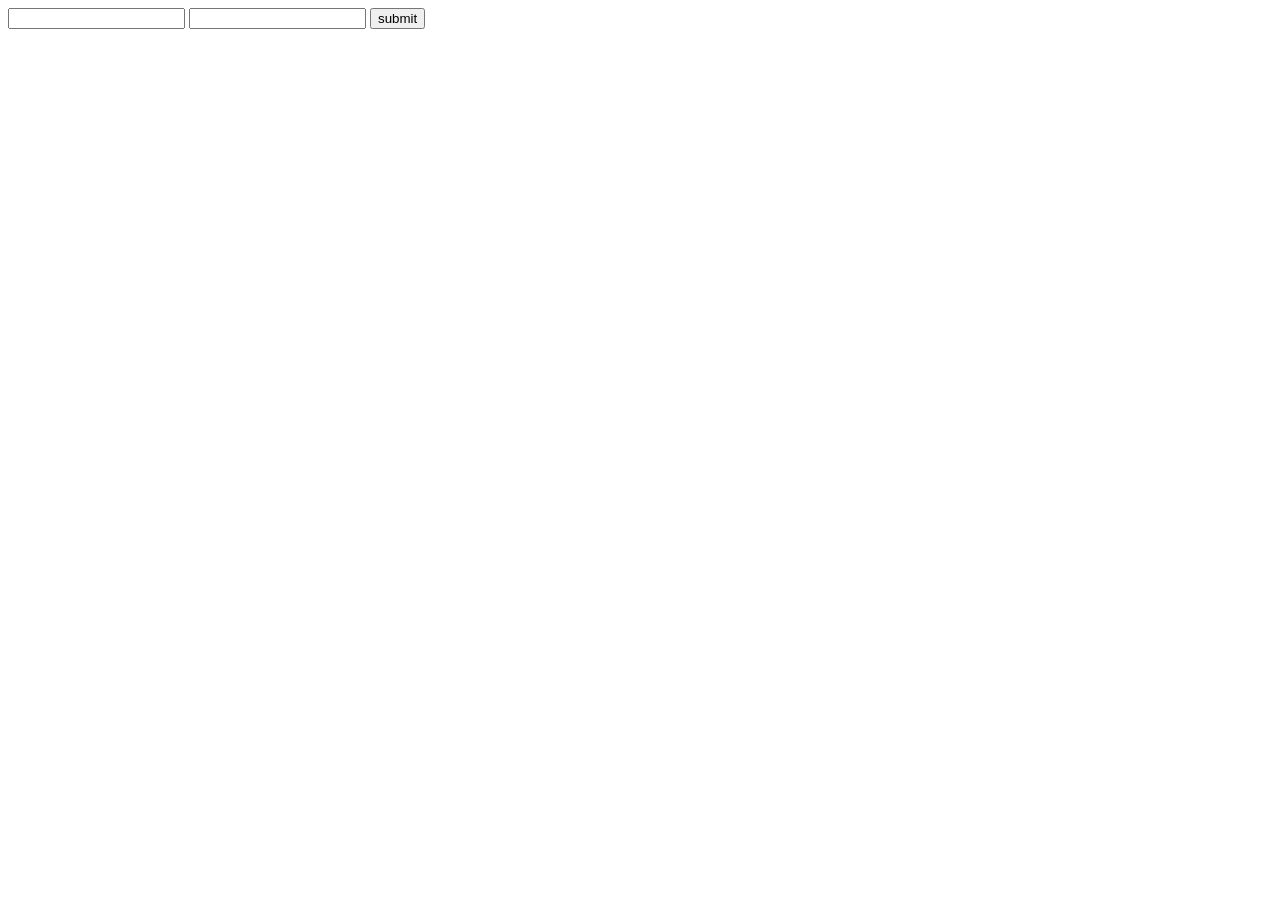
<file: 30-40/index.html>
<!DOCTYPE html>
<html lang="en">
<head>
    <meta charset="UTF-8">
    <meta name="viewport" content="width=device-width, initial-scale=1.0">
    <title>Document</title>
</head>
<body>
    
<!-- <input  type="text" id="user-input">
<button onclick="userData()">Click Me</button>

    <ul id="container">
        <li>hello</li>
        <li>hello</li>
        <li>hello</li>
    </ul>
 -->
<!--  Q23
<input type="text" id="perpendicular"  placeholder="enter prependicular"><br><br>
<input type="text" id="base" placeholder="enter base">
<button class="button" onclick="userInput()">submit</button> -->

<!-- Q24 -->
<input type="text" name="" id="string">
<input type="text" name="" id="Find">
<button onclick="find()">submit</button>


<script src="app.js"></script>    
</body>
</html>
</file>
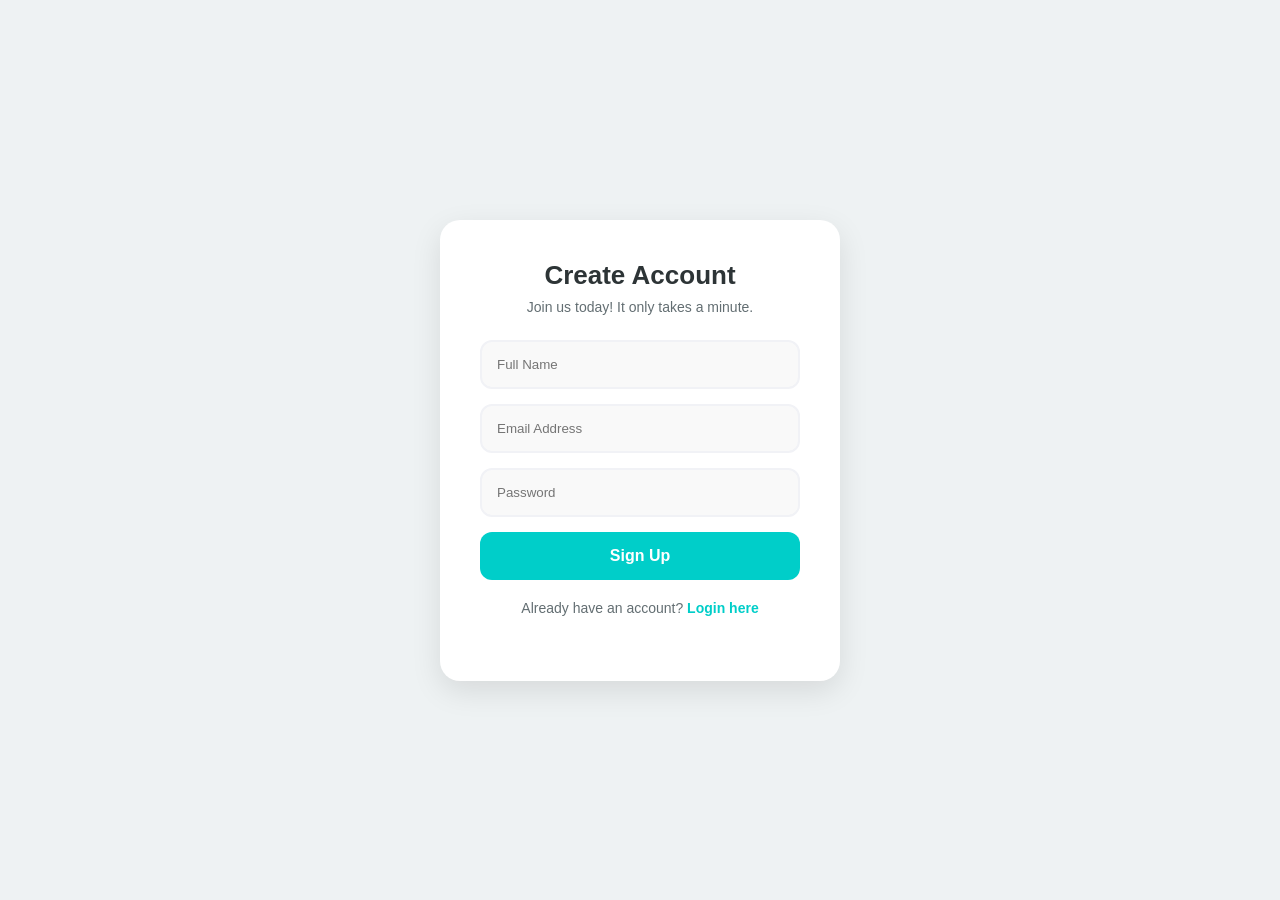
<file: Auth page/index.html>
<!DOCTYPE html>
<html lang="en">
<head>
    <meta charset="UTF-8">
    <meta name="viewport" content="width=device-width, initial-scale=1.0">
    <title>Sign Up Page</title>
    <link rel="stylesheet" href="style.css">
</head>
<body>

    <div class="main-wrapper">
        <div class="signup-card">
            <h2>Create Account</h2>
            <p>Join us today! It only takes a minute.</p>

            <div class="input-fields">
                <input type="text" id="user-name" placeholder="Full Name">
                <input type="email" id="user-email" placeholder="Email Address">
                <input type="password" id="user-pass" placeholder="Password">
            </div>

            <button class="signup-btn" onclick="registerUser()">Sign Up</button>

            <div class="footer-links">
                <p>Already have an account? <a target="_blank" href="./login.html">Login here</a></p>
            </div>
        </div>
    </div>

    <script src="app.js"></script>
</body>
</html>
</file>
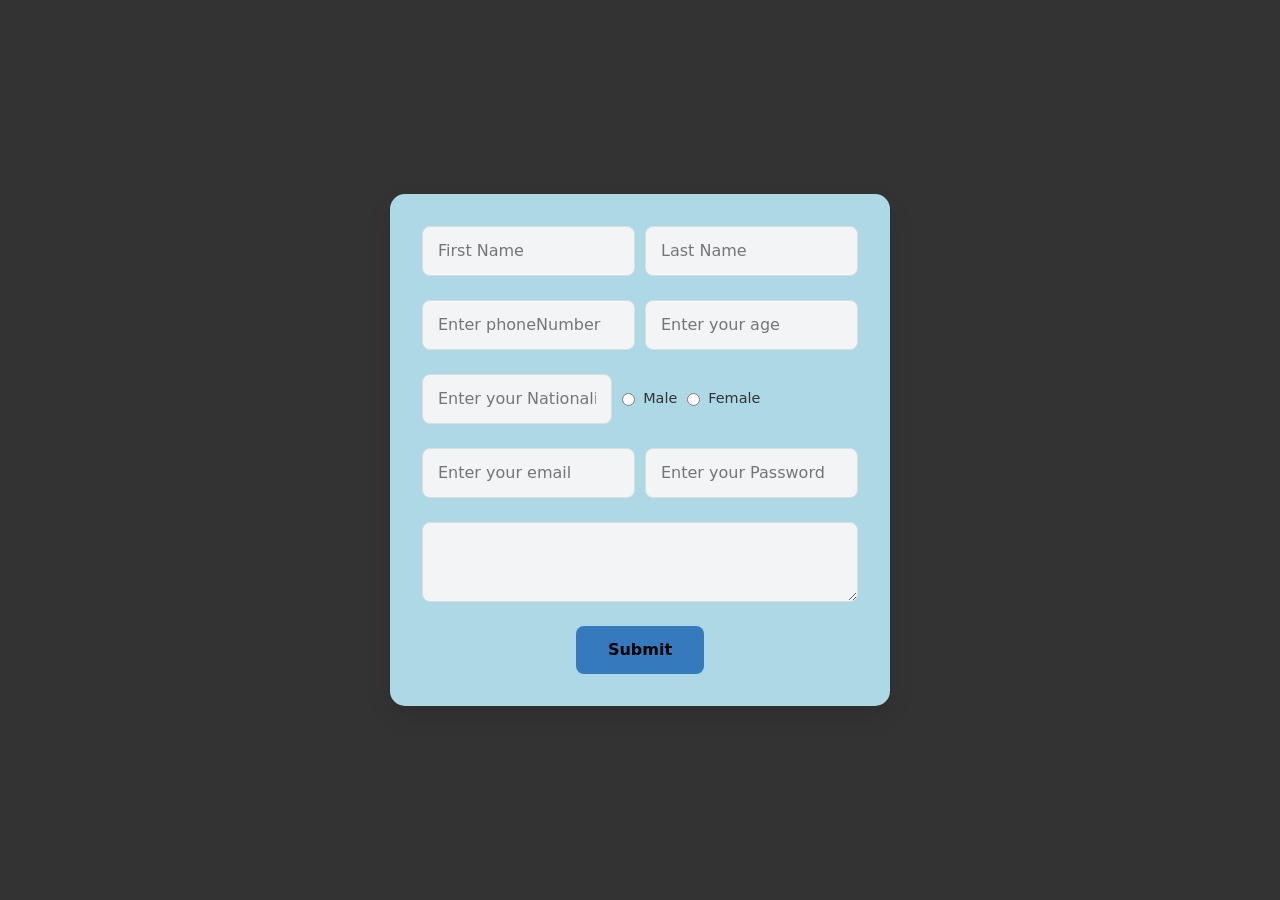
<file: bookComplete assignment/index.html>
<!doctype html>
<html lang="en">
  <head>
    <meta charset="UTF-8" />
    <meta name="viewport" content="width=device-width, initial-scale=1.0" />
    <title>Document</title>
    <link rel="stylesheet" href="style.css" />
    <link
      href="https://cdn.jsdelivr.net/npm/bootstrap@5.3.8/dist/css/bootstrap.min.css"
      rel="stylesheet"
      integrity="sha384-sRIl4kxILFvY47J16cr9ZwB07vP4J8+LH7qKQnuqkuIAvNWLzeN8tE5YBujZqJLB"
      crossorigin="anonymous"
    />
  </head>
  <body>
    <div class="input-p-con">
      <form class="form" action="">
        <span class="">
          <input
            type="text"
            name="FirstName"
            id="FirstName"
            placeholder="First Name"
          /><input
            name="LastName"
            type="text"
            id="LastName"
            placeholder="Last Name"
          />
        </span>
        <span>
          <input
            type="number"
            name="PhoneNumber"
            id="PhoneNumber"
            placeholder="Enter phoneNumber"
          /><input type="age"  name="Age" id="Age" placeholder="Enter your age" />
        </span>
        <span class="radio-container">
          <input
            type="text"
            name="Nationality"
            id="Nationality"
            placeholder="Enter your Nationality"
          />
          <label class="gender-parent">
            <input type="radio" name="gender" value="male"  />Male
          </label>
          <label>
            <input type="radio" name="gender" value="female"  /> Female
          </label>
        </span>
        <span>
          <input
            type="text"
            name="Email"
            id="Email"
            placeholder="Enter your email"
          /><input
            type="password"
            name="Password"
            id="Password"
            placeholder="Enter your Password"
          />
        </span>
        <span>
          <textarea ></textarea>
        </span>
        <div class="sub-btn-container">
          
            <input class="button"
            onclick="getElement()"
            class="btn btn-primary"
            type="button"
            value="Submit"
          />
        </div>
      </form>
    </div>

    <script
      src="https://cdn.jsdelivr.net/npm/bootstrap@5.3.8/dist/js/bootstrap.bundle.min.js"
      integrity="sha384-FKyoEForCGlyvwx9Hj09JcYn3nv7wiPVlz7YYwJrWVcXK/BmnVDxM+D2scQbITxI"
      crossorigin="anonymous"
    ></script>
    <script src="app.js"></script>
  </body>
</html>
</file>
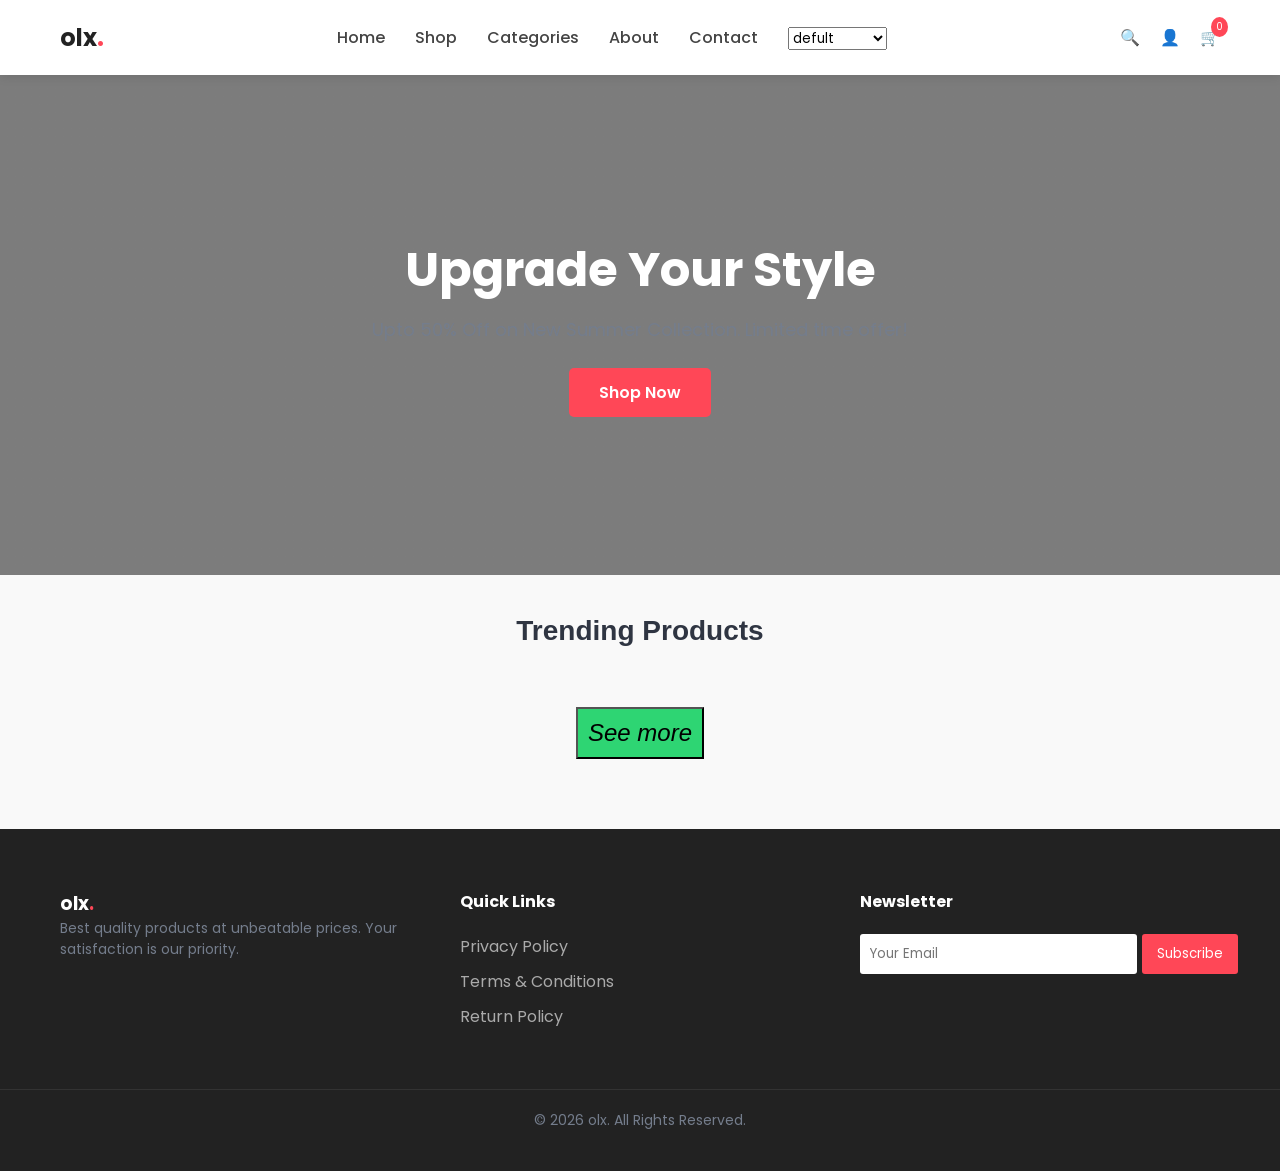
<file: olx/index.html>
<!doctype html>
<html lang="en">
  <head>
    <meta charset="UTF-8" />
    <meta name="viewport" content="width=device-width, initial-scale=1.0" />
    <title>olx</title>
    <link rel="stylesheet" href="style.css" />
  </head>
  <body>
    <!-- make custom popup -->

    <!--this div for full page block -->
    <div id="myPopup" class="overlay">
      <!-- popup cotent this overlay container in -->

      <div class="popUp-box">
        <span class="cancel-button">
          <p onclick="closeNow()">x</p>
        </span>
        <form class="inputs-parent" action="">
          <span class="logo">
            <h1>olx<span>.</span></h1>
          </span>

          <span class="text-of-popup"
            ><h2>login into your OLX account</h2></span
          >

          <input
            class="user-input"
            required
            placeholder=" Enter your Email"
            type="email"
            name=""
            id="userEmail"
          />
          <input
            class="user-input"
            required
            placeholder=" Enter your password"
            type="password"
            name=""
            id="userPassword"
          />
          <input
            class="login-btn"
            type="button"
            value="login"
            onclick="login()"
          />
        </form>
      </div>
    </div>

    <header class="header">
      <nav class="nav-container">
        <div class="logo">olx<span>.</span></div>
        <ul class="nav-links">
          <li><a href="#" onclick="openNow()">Home</a></li>
          <li><a href="#">Shop</a></li>
          <li><a href="#">Categories</a></li>
          <li><a href="#">About</a></li>
          <li><a href="#">Contact</a></li>
          <li>
            <select name="" onchange="sortByPrice(this.value)" id="">
              <option value="">defult</option>
              <option value="descending">high to low</option>
              <option value="Ascending">Low to high</option>
            </select>
          </li>
          <!-- <button onclick="">check price</button> -->
        </ul>
        <div class="nav-icons">
          <span class="icon">🔍</span>
          <span class="icon">👤</span>
          <div class="cart-icon">
            <span class="icon">🛒</span>
            <span class="cart-count">0</span>
          </div>
        </div>
      </nav>
    </header>

    <section class="hero">
      <div class="hero-content">
        <h1>Upgrade Your Style</h1>
        <p>Upto 50% Off on New Summer Collection. Limited time offer!</p>
        <button class="btn-primary">Shop Now</button>
      </div>
    </section>

    <main class="container">
      <h2 class="section-title">Trending Products</h2>
      <div id="card-container" class="product-grid"></div>
      <span class="see-btn-con">
        <button id="see-more-btn" onclick="sortByPrice()">See more</button>
      </span>
    </main>

    <footer class="footer">
      <div class="footer-container">
        <div class="footer-col">
          <h3>olx<span>.</span></h3>
          <p>
            Best quality products at unbeatable prices. Your satisfaction is our
            priority.
          </p>
        </div>
        <div class="footer-col">
          <h4>Quick Links</h4>
          <ul>
            <li><a href="#">Privacy Policy</a></li>
            <li><a href="#">Terms & Conditions</a></li>
            <li><a href="#">Return Policy</a></li>
          </ul>
        </div>
        <div class="footer-col">
          <h4>Newsletter</h4>
          <div class="newsletter">
            <input type="email" placeholder="Your Email" />
            <button>Subscribe</button>
          </div>
        </div>
      </div>
      <div class="footer-bottom">
        <p>&copy; 2026 olx. All Rights Reserved.</p>
      </div>
    </footer>

    <div id="loginSuccessPopup" class="success-overlay">
      <div class="success-content">
        <div class="check-container">
          <div class="check-circle"></div>
          <div class="check-stem"></div>
          <div class="check-kick"></div>
        </div>

        <h2>Login Successful!</h2>
        <p>
          Aapka account verify ho gaya hai. Dashboard par le jaya ja raha hai...
        </p>

        <div class="progress-loader">
          <div class="progress-fill"></div>
        </div>
      </div>
    </div>
    <script src="app.js"></script>
  </body>
</html>
</file>
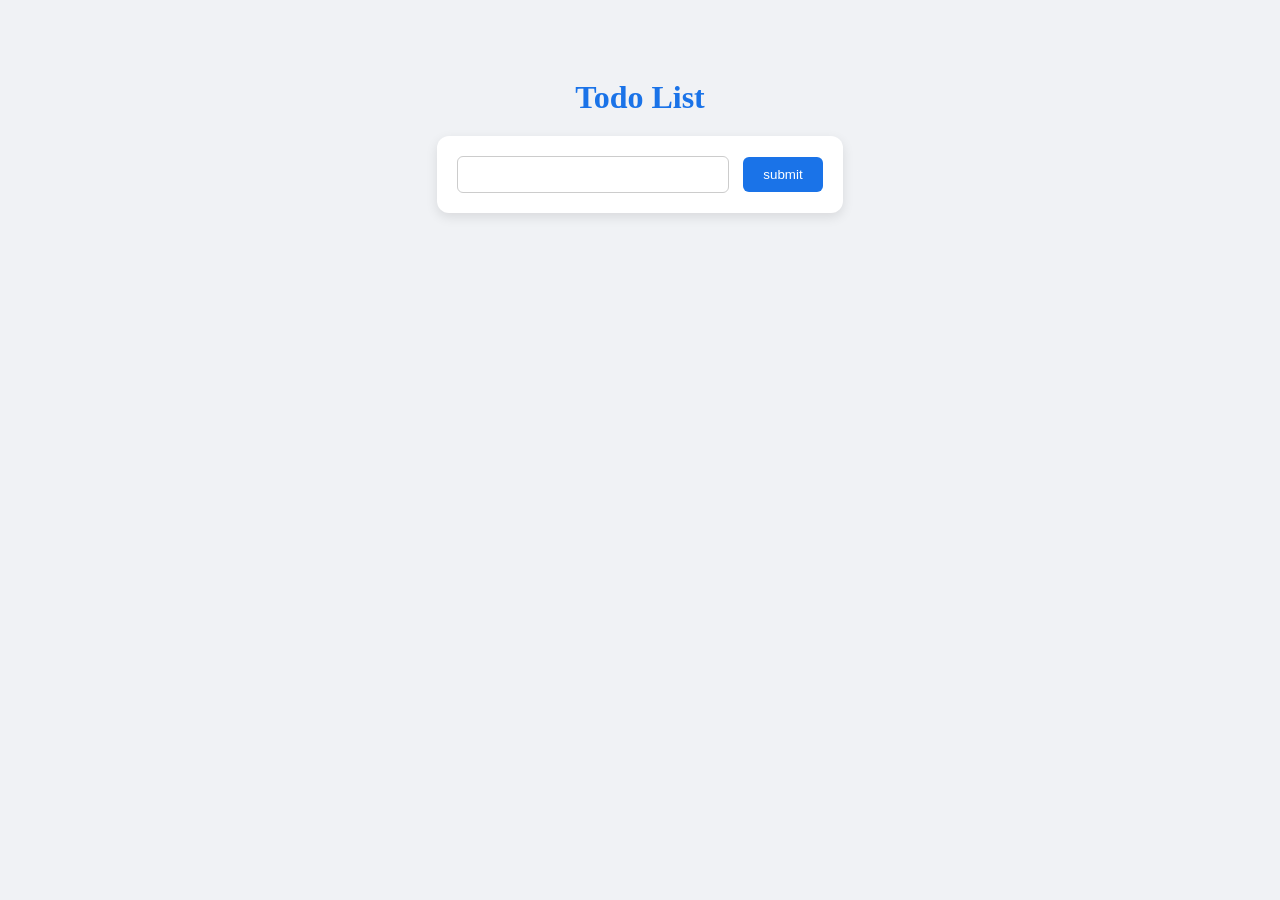
<file: TodoList/index.html>
<!DOCTYPE html>
<html lang="en">
<head>
    <meta charset="UTF-8">
    <meta name="viewport" content="width=device-width, initial-scale=1.0">
    <title>Document</title>
    <link rel="stylesheet" href="style.css">
</head>
<body>
    
    <span class="container-heading">
        <h1>Todo List</h1>
    </span>
<div class="list_parent">
<input type="text" name="" id="user-input">
<button id="sub-btn" onclick="userInput()">submit</button>

</div>
<ul id="container">
           
</ul>


<script src="apps.js"></script>    
</body>
</html>
</file>
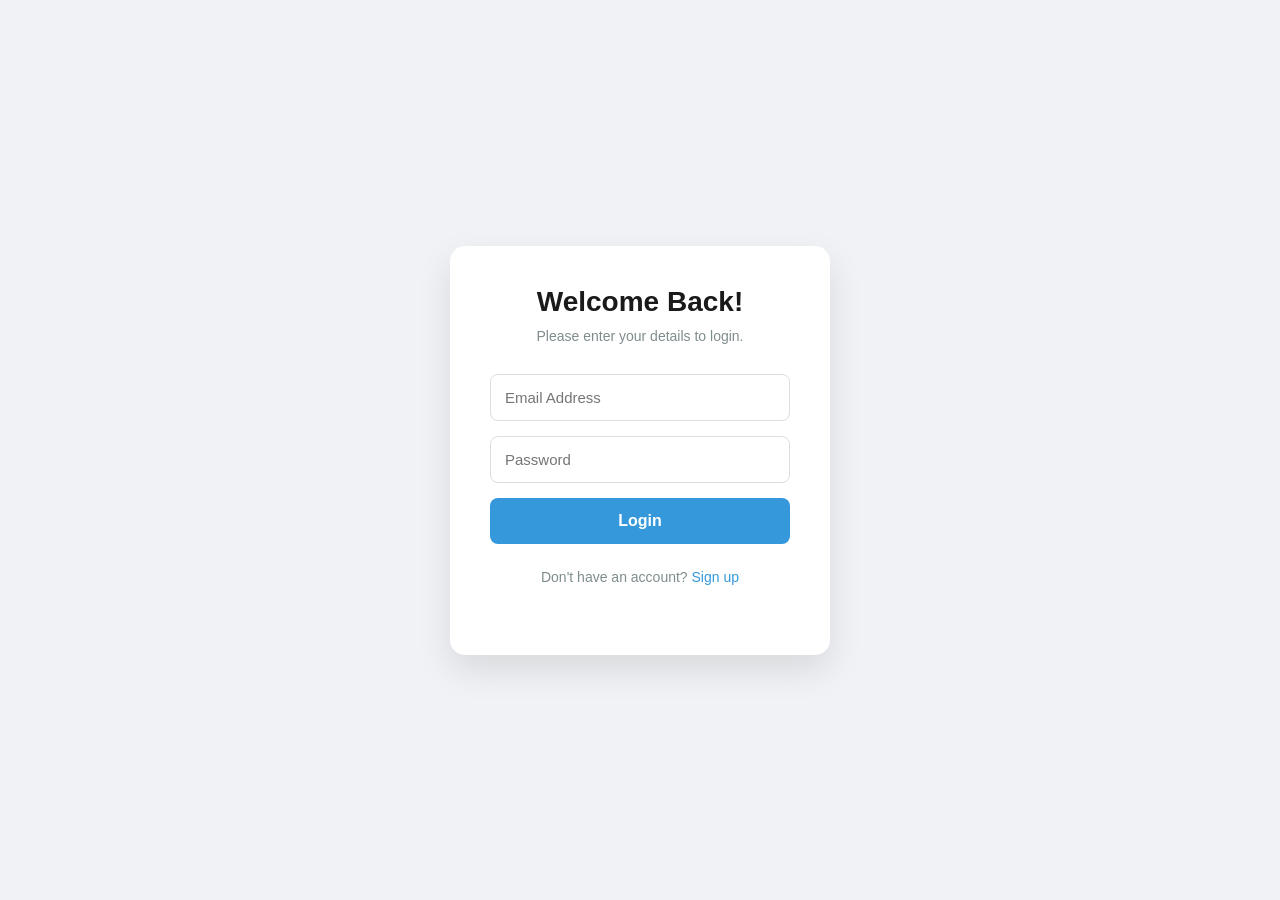
<file: Auth page/login.html>
<!DOCTYPE html>
<html lang="en">
<head>
    <meta charset="UTF-8">
    <meta name="viewport" content="width=device-width, initial-scale=1.0">
    <title>Login Page</title>
    <link rel="stylesheet" href="login-style.css">
</head>
<body>

    <div class="main-wrapper">
        <div class="login-card">
            <h2>Welcome Back!</h2>
            <p>Please enter your details to login.</p>

            <div class="input-fields">
                <input type="email" id="login-email" placeholder="Email Address">
                <input type="password" id="login-pass" placeholder="Password">
            </div>

            <button class="login-btn" onclick="loginUser()">Login</button>

            <div class="footer-links">
                <p>Don't have an account? <a target="_blank" href="./index.html">Sign up</a></p>
            </div>
        </div>
    </div>

    <script src="app.js"></script>
</body>
</html>
</file>
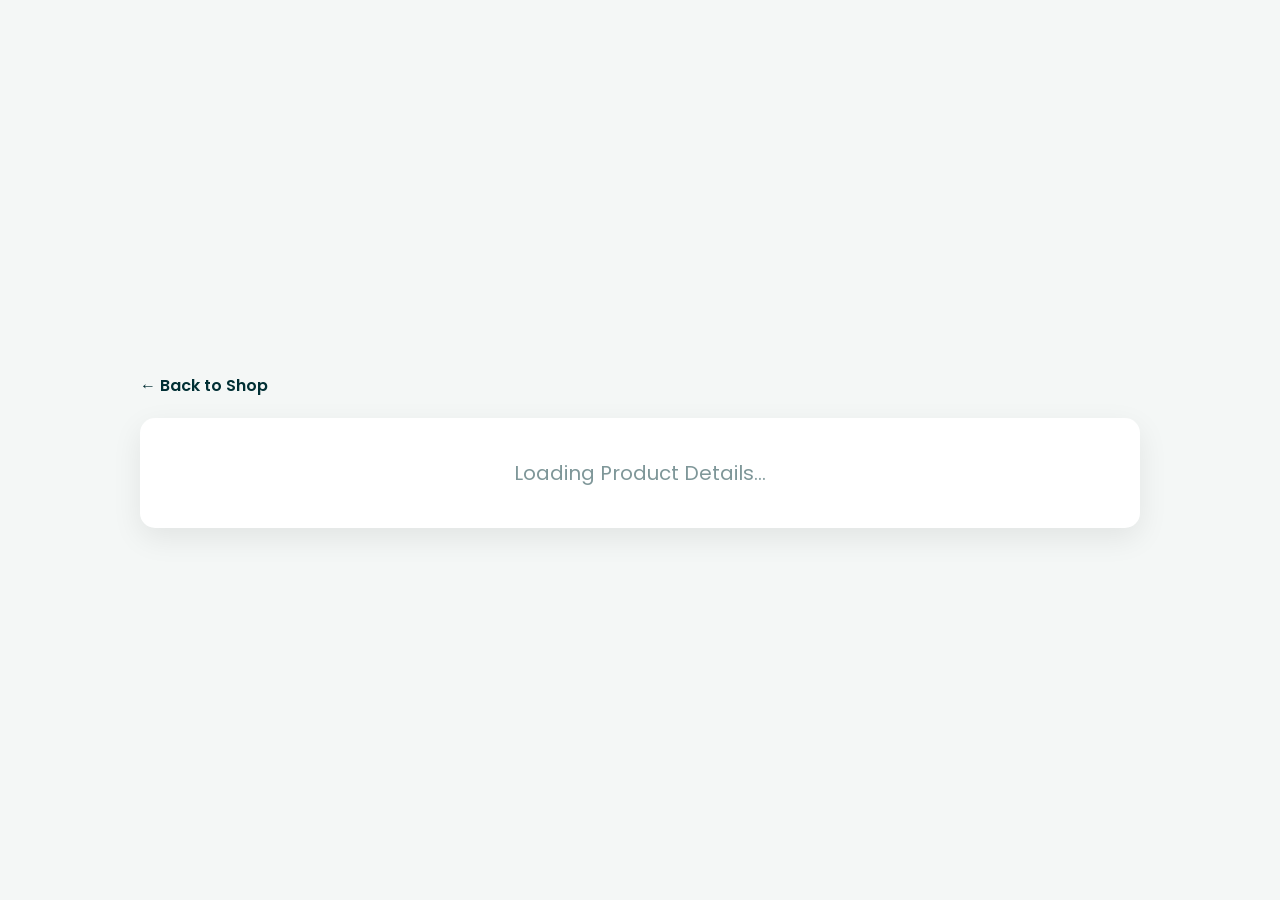
<file: olx/singleProduct.html>
<!doctype html>
<html lang="en">
  <head>
    <meta charset="UTF-8" />
    <meta name="viewport" content="width=device-width, initial-scale=1.0" />
    <title>Product Details</title>
    <link rel="stylesheet" href="details-style.css" />
  </head>
  <body>
    <div class="container">
      <a href="index.html" class="back-btn">← Back to Shop</a>

      <div id="product-detail-container" class="detail-wrapper">
        <div class="loading">Loading Product Details...</div>
      </div>
    </div>

    <script src="derails.js"></script>
  </body>
</html>
</file>
<file: Auth page/style.css>
* {
    margin: 0;
    padding: 0;
    box-sizing: border-box;
    font-family: 'Poppins', sans-serif;
}

body {
    background: #eef2f3;
    height: 100vh;
    display: flex;
    justify-content: center;
    align-items: center;
}

.main-wrapper {
    width: 100%;
    display: flex;
    justify-content: center;
}

.signup-card {
    background: #ffffff;
    padding: 40px;
    width: 400px;
    border-radius: 20px;
    box-shadow: 0 10px 30px rgba(0,0,0,0.1);
    text-align: center;
}

h2 {
    color: #2d3436;
    margin-bottom: 8px;
    font-size: 26px;
}

p {
    color: #636e72;
    font-size: 14px;
    margin-bottom: 25px;
}

input {
    width: 100%;
    padding: 15px;
    margin-bottom: 15px;
    border: 2px solid #f1f2f6;
    border-radius: 12px;
    outline: none;
    transition: 0.3s;
    background: #f9f9f9;
}

input:focus {
    border-color: #00cec9;
    background: #fff;
}

.signup-btn {
    width: 100%;
    padding: 15px;
    background: #00cec9;
    color: white;
    border: none;
    border-radius: 12px;
    font-size: 16px;
    font-weight: 600;
    cursor: pointer;
    transition: 0.3s;
}

.signup-btn:hover {
    background: #00b894;
    transform: translateY(-2px);
}

.footer-links {
    margin-top: 20px;
}

.footer-links a {
    color: #00cec9;
    text-decoration: none;
    font-weight: bold;
}
</file>
<file: bookComplete assignment/style.css>
:root {
  --primary-color: #4a90e2;
  --secondary-color: #f3f4f6;
  --text-color: #333;
  --accent-color: #34d399;
  --error-color: #ef4444;
}

body {
  font-family: "Segoe UI", Tahoma, Geneva, Verdana, sans-serif;
  display: flex;
  justify-content: center;
  align-items: center;
  min-height: 100vh;
  margin: 0;
  background-color: #333 !important;
}

.input-p-con {
  background: lightblue;
  padding: 2rem;
  border-radius: 15px;
  box-shadow: 0 10px 25px rgba(0, 0, 0, 0.1);
  width: 100%;
  max-width: 500px;
}

.form {
  display: flex;
  flex-direction: column;
  gap: 1.5rem;
}

/* Har line (span) ko flex banaya taake inputs barabar aayein */
.form span {
  display: flex;
  gap: 10px;
  width: 100%;
}

.form input[type="text"],
.form input[type="number"],
.form input[type="password"],
.form input[type="age"],
.form textarea {
  width: 100%;
  padding: 12px 15px;
  border: 1px solid #ddd;
  border-radius: 8px;
  outline: none;
  transition: all 0.3s ease;
  background: var(--secondary-color);
}

/* Hover aur Focus Effect */
.form input:focus,
.form textarea:focus {
  border-color: var(--primary-color);
  background: #fff;
  box-shadow: 0 0 0 3px rgba(74, 144, 226, 0.2);
}

/* Checkbox aur Label ki Styling */
.form label {
  display: flex;
  align-items: center;
  gap: 8px;
  font-size: 0.9rem;
  color: var(--text-color);
  width: 100%;
}

.form input[type="checkbox"] {
  cursor: pointer;
  accent-color: var(--primary-color);
}

.form textarea {
  resize: vertical;
  min-height: 80px;
  font-family: inherit;
}

.form button {
  background: var(--primary-color);
  color: white;
  padding: 12px;
  border: none;
  border-radius: 8px;
  cursor: pointer;
  font-weight: 600;
  font-size: 1rem;
  transition: background 0.3s ease;
}

.form button:hover {
  background: #357abd;
}

/* Responsive adjustment */
@media (max-width: 480px) {
  .form span {
    flex-direction: column;
  }
}
.gender-parent {
  width: 5vw !important;
}
.sub-btn-container {
  display: flex;
  align-items: center;
  justify-content: center;
}
.sub-btn-container input {
  width: 10vw;
}
.shake-horizontal {
	-webkit-animation: shake-horizontal 0.8s cubic-bezier(0.455, 0.030, 0.515, 0.955) both;
	        animation: shake-horizontal 0.8s cubic-bezier(0.455, 0.030, 0.515, 0.955) both;
}
/* ----------------------------------------------
 * Generated by Animista on 2026-5-14 12:55:7
 * Licensed under FreeBSD License.
 * See http://animista.net/license for more info. 
 * w: http://animista.net, t: @cssanimista
 * ---------------------------------------------- */

/**
 * ----------------------------------------
 * animation shake-horizontal
 * ----------------------------------------
 */
@-webkit-keyframes shake-horizontal {
  0%,
  100% {
    -webkit-transform: translateX(0);
            transform: translateX(0);
  }
  10%,
  30%,
  50%,
  70% {
    -webkit-transform: translateX(-10px);
            transform: translateX(-10px);
  }
  20%,
  40%,
  60% {
    -webkit-transform: translateX(10px);
            transform: translateX(10px);
  }
  80% {
    -webkit-transform: translateX(8px);
            transform: translateX(8px);
  }
  90% {
    -webkit-transform: translateX(-8px);
            transform: translateX(-8px);
  }
}
@keyframes shake-horizontal {
  0%,
  100% {
    -webkit-transform: translateX(0);
            transform: translateX(0);
  }
  10%,
  30%,
  50%,
  70% {
    -webkit-transform: translateX(-10px);
            transform: translateX(-10px);
  }
  20%,
  40%,
  60% {
    -webkit-transform: translateX(10px);
            transform: translateX(10px);
  }
  80% {
    -webkit-transform: translateX(8px);
            transform: translateX(8px);
  }
  90% {
    -webkit-transform: translateX(-8px);
            transform: translateX(-8px);
  }
}
.form .button {
  color: black;
  background-color: #357abd;
  padding: 12px;
  border: none;
  border-radius: 8px;
  cursor: pointer;
  font-weight: 600;
  font-size: 1rem;
}

.form .button:hover,
.form .button:focus,
.form .button:active {
  background: var(--primary-color) !important;
  outline: none;
  box-shadow: none;
}
</file>
<file: olx/style.css>
@import url('https://fonts.googleapis.com/css2?family=Poppins:wght@300;400;600;700&display=swap');

* {
    margin: 0;
    padding: 0;
    box-sizing: border-box;
    font-family: 'Poppins', sans-serif;
}

body {
    background-color: #f9f9f9;
    color: #333;
}

.container {
    max-width: 1200px;
    margin: 0 auto;
    padding: 40px 20px;
}

/* Header & Nav */
.header {
    background: #fff;
    padding: 20px 0;
    box-shadow: 0 2px 10px rgba(0,0,0,0.1);
    position: sticky;
    top: 0;
    z-index: 100;
}

.nav-container {
    max-width: 1200px;
    margin: 0 auto;
    display: flex;
    justify-content: space-between;
    align-items: center;
    padding: 0 20px;
}

.logo {
    font-size: 24px;
    font-weight: 700;
    color: #222;
}

.logo span { color: #ff4757; }

.nav-links {
    display: flex;
    list-style: none;
    gap: 30px;
}

.nav-links a {
    text-decoration: none;
    color: #444;
    font-weight: 500;
    transition: 0.3s;
}

.nav-links a:hover { color: #ff4757; }

.nav-icons {
    display: flex;
    gap: 20px;
    align-items: center;
}

.cart-icon {
    position: relative;
    cursor: pointer;
}

.cart-count {
    position: absolute;
    top: -8px;
    right: -8px;
    background: #ff4757;
    color: #fff;
    font-size: 10px;
    padding: 2px 5px;
    border-radius: 50%;
}

/* Hero Section */
.hero {
    height: 500px;
    background: linear-gradient(rgba(0,0,0,0.5), rgba(0,0,0,0.5)), 
                url('https://images.unsplash.com/photo-1441986300917-64674bd600d8?w=1600') center/cover;
    display: flex;
    align-items: center;
    justify-content: center;
    text-align: center;
    color: #fff;
}

.hero-content h1 {
    font-size: 48px;
    margin-bottom: 10px;
}

.hero-content p {
    font-size: 18px;
    margin-bottom: 25px;
}

.btn-primary {
    background: #ff4757;
    color: #fff;
    padding: 12px 30px;
    border: none;
    border-radius: 5px;
    cursor: pointer;
    font-size: 16px;
    font-weight: 600;
    transition: 0.3s;
}

.btn-primary:hover { background: #e04050; }

/* Product Grid */
.section-title {
    text-align: center;
    margin-bottom: 40px;
    font-size: 28px;
}

.product-grid {
    display: grid;
    grid-template-columns: repeat(auto-fit, minmax(250px, 1fr));
    gap: 30px;
}

.product-card {
    background: #fff;
    border-radius: 10px;
    overflow: hidden;
    box-shadow: 0 5px 15px rgba(0,0,0,0.05);
    transition: 0.3s;
}

.product-card:hover { transform: translateY(-5px); }

.product-img {
    position: relative;
    height: 250px;
}

.product-img img {
    width: 100%;
    height: 100%;
    object-fit: cover;
}

.badge {
    position: absolute;
    top: 10px;
    left: 10px;
    background: #2ed573;
    color: #fff;
    padding: 3px 10px;
    font-size: 12px;
    border-radius: 3px;
}

.badge.sale { background: #ff4757; }

.product-info { padding: 20px; text-align: center; }

.product-info h3 { font-size: 18px; margin-bottom: 10px; }

.price {
    font-weight: 700;
    color: #ff4757;
    font-size: 18px;
    margin-bottom: 15px;
}

.old-price {
    text-decoration: line-through;
    color: #aaa;
    font-weight: 400;
    font-size: 14px;
    margin-right: 5px;
}

.add-to-cart {
    width: 100%;
    padding: 10px;
    background: #222;
    color: #fff;
    border: none;
    border-radius: 5px;
    cursor: pointer;
    transition: 0.3s;
}

.add-to-cart:hover { background: #ff4757; }

/* Footer */
.footer {
    background: #222;
    color: #fff;
    padding: 60px 0 20px;
    margin-top: 50px;
}

.footer-container {
    max-width: 1200px;
    margin: 0 auto;
    display: grid;
    grid-template-columns: repeat(auto-fit, minmax(250px, 1fr));
    gap: 40px;
    padding: 0 20px;
}

.footer-col h3 span { color: #ff4757; }

.footer-col h4 { margin-bottom: 20px; }

.footer-col ul { list-style: none; }

.footer-col ul li { margin-bottom: 10px; }

.footer-col ul a { color: #aaa; text-decoration: none; transition: 0.3s; }

.footer-col ul a:hover { color: #fff; }

.newsletter {
    display: flex;
    gap: 5px;
}

.newsletter input {
    padding: 10px;
    border: none;
    border-radius: 3px;
    flex: 1;
}

.newsletter button {
    padding: 10px 15px;
    background: #ff4757;
    border: none;
    color: #fff;
    border-radius: 3px;
    cursor: pointer;
}

.footer-bottom {
    text-align: center;
    margin-top: 50px;
    padding-top: 20px;
    border-top: 1px solid #333;
    color: #aaa;
    font-size: 14px;
}
.see-btn-con{
    display: flex;
    align-items: center;
    justify-content: center;
}
#see-more-btn{

    position: relative;
    top: 20px;
    font-family: 'Gill Sans', 'Gill Sans MT', Calibri, 'Trebuchet MS', sans-serif;
    font-size: x-large;
    font-style: italic;
    background-color: #2ed573;
    padding: 10px;
}

/* main container for popup */
.overlay{
    display: none;
    position: fixed;
    left: 0%;
    top: 0%;
    height: 100%;
    width: 100%;
    background-color: rgba(0, 0, 0, 0.6);
    z-index: 1000;
    justify-content: center;
    align-items: center;
}
.popUp-box{
    display: flex;
    flex-direction: column;  
    background-color: white;
    border-radius: 10px;
    width: 24vw;
    height: 55vh;

}
.inputs-parent{
    display: flex;
    flex-direction: column;
    align-items: center;
    gap: 10px;

}
.logo h1{
    margin: 0%;
    padding: 0px;
}
.text-of-popup{
    display: flex;
    align-items: center;
    justify-content: center;
    font-size: small;
    text-transform: capitalize;
    line-height: 20px;
    white-space: nowrap;
}
.text-of-popup h2{
    margin: 0%;
    padding: 0%;
    font-weight: 600;
}

.user-input{
    min-width: 19vw;
    height:6vh ;
    border-radius: 4px;
    outline: none;
    border: 1px solid black;
    margin-top: 10px;
}
.user-input::placeholder{
    text-transform: capitalize;
    font-size: medium;
    font-weight: 500;
}
.login-btn{
    display: flex;
    align-items: center;
    justify-content: center;
    width: 19vw;
    height: 6vh;
    background-color: lightblue;
    border: none;
    font-weight: 600;
    text-transform: capitalize;
    box-shadow: 0px 4px 10px rgba(0, 0, 0, 0.3);
}


.cancel-button{
    display: flex;
    align-items: center;
    justify-content: center;
    justify-content: flex-end;
    height: 1.2rem;
    width: 100%;
}
.cancel-button p{
    width: 8%;
    font-size: xx-large;
    padding: 25px  6px 0px 0px;
}
.cancel-button p:hover{
    cursor: pointer;
}

/* Full Screen Overlay */
.success-overlay {
    display: none; /* JavaScript se 'flex' karein */
    position: fixed;
    top: 0;
    left: 0;
    width: 100%;
    height: 100%;
    background: rgba(0, 0, 0, 0.7);
    backdrop-filter: blur(8px); /* Background blur effect */
    z-index: 9999;
    justify-content: center;
    align-items: center;
}

/* White Box */
.success-content {
    background: white;
    padding: 40px;
    border-radius: 20px;
    text-align: center;
    box-shadow: 0 15px 30px rgba(0,0,0,0.2);
    max-width: 400px;
    width: 90%;
    animation: popUpAnim 0.4s cubic-bezier(0.175, 0.885, 0.32, 1.275);
}

/* Success Icon Animation */
.check-container {
    width: 80px;
    height: 80px;
    background: #2ed573;
    border-radius: 50%;
    display: flex;
    justify-content: center;
    align-items: center;
    margin: 0 auto 20px;
    position: relative;
    box-shadow: 0 0 20px rgba(46, 213, 115, 0.4);
}

/* Icon (Tick) logic */
.check-container::after {
    content: '';
    display: block;
    width: 15px;
    height: 30px;
    border: solid white;
    border-width: 0 5px 5px 0;
    transform: rotate(45deg);
    margin-top: -5px;
}

h2 {
    color: #2f3542;
    margin-bottom: 10px;
    font-family: sans-serif;
}

p {
    color: #747d8c;
    font-size: 14px;
    margin-bottom: 20px;
}

/* Progress Bar */
.progress-loader {
    width: 100%;
    height: 6px;
    background: #f1f2f6;
    border-radius: 10px;
    overflow: hidden;
}

.progress-fill {
    width: 0%;
    height: 100%;
    background: #2ed573;
    animation: fillProgress 2s linear forwards;
}

/* Animations */
@keyframes popUpAnim {
    0% { transform: scale(0.5); opacity: 0; }
    100% { transform: scale(1); opacity: 1; }
}

@keyframes fillProgress {
    0% { width: 0%; }
    100% { width: 100%; }
}
</file>
<file: TodoList/style.css>
body {
    background-color: #f0f2f5;
    display: flex;
    flex-direction: column;
    align-items: center;
    padding-top: 50px;
}

.container-heading h1 {
    color: #1a73e8; 
    margin-bottom: 20px;
}

.list_parent {
    background: white;
    padding: 20px;
    border-radius: 12px;
    box-shadow: 0 4px 12px rgba(0,0,0,0.1);
    margin-bottom: 20px;
}

input#user-input {
    padding: 10px;
    width: 250px;
    border: 1px solid #ccc;
    border-radius: 6px;
    outline: none;
}

button {
    padding: 10px 20px;
    background-color: #1a73e8;
    color: white;
    border: none;
    border-radius: 6px;
    cursor: pointer;
    margin-left: 10px;
}

button:hover {
    background-color: #1557b0;
}

#container {
    width: 400px;
    padding: 0;
}

#container li {
    background: #fff;
    margin-bottom: 8px;
    padding: 12px;
    display: flex;
    justify-content: space-between;
    align-items: center;
    border-radius: 8px;
    border-left: 5px solid #1a73e8; 
    box-shadow: 0 2px 4px rgba(0,0,0,0.05);
}
.delete-btn {
        padding: 5px 10px;
    font-size: 12px;
}
</file>
<file: Auth page/login-style.css>
* {
    margin: 0;
    padding: 0;
    box-sizing: border-box;
    font-family: 'Poppins', sans-serif;
}

body {
    background: #f0f2f5;
    height: 100vh;
    display: flex;
    justify-content: center;
    align-items: center;
}

.main-wrapper {
    width: 100%;
    display: flex;
    justify-content: center;
}

.login-card {
    background: #ffffff;
    padding: 40px;
    width: 380px;
    border-radius: 15px;
    box-shadow: 0 15px 35px rgba(0,0,0,0.1);
    text-align: center;
}

h2 {
    color: #1a1a1a;
    margin-bottom: 10px;
    font-size: 28px;
}

p {
    color: #7f8c8d;
    font-size: 14px;
    margin-bottom: 30px;
}

.input-fields input {
    width: 100%;
    padding: 14px;
    margin-bottom: 15px;
    border: 1px solid #ddd;
    border-radius: 8px;
    outline: none;
    font-size: 15px;
    transition: 0.3s;
}

.input-fields input:focus {
    border-color: #3498db;
    box-shadow: 0 0 5px rgba(52, 152, 219, 0.3);
}

.login-btn {
    width: 100%;
    padding: 14px;
    background: #3498db;
    color: #fff;
    border: none;
    border-radius: 8px;
    font-size: 16px;
    font-weight: 600;
    cursor: pointer;
    transition: 0.3s;
}

.login-btn:hover {
    background: #2980b9;
}

.footer-links {
    margin-top: 25px;
}

.footer-links a {
    color: #3498db;
    text-decoration: none;
    font-weight: 500;
}

.footer-links a:hover {
    text-decoration: underline;
}
</file>
<file: olx/details-style.css>
@import url('https://fonts.googleapis.com/css2?family=Poppins:wght@300;400;600;700&display=swap');

* {
    margin: 0;
    padding: 0;
    box-sizing: border-box;
    font-family: 'Poppins', sans-serif;
}

body {
    background-color: #f4f7f6;
    display: flex;
    justify-content: center;
    align-items: center;
    min-height: 100vh;
    padding: 20px;
}

.container {
    max-width: 1000px;
    width: 100%;
}

.back-btn {
    display: inline-block;
    margin-bottom: 20px;
    text-decoration: none;
    color: #002f34;
    font-weight: 600;
    transition: 0.3s;
}

.back-btn:hover {
    color: #3a77ff;
}

.detail-wrapper {
    background: #fff;
    display: flex;
    flex-wrap: wrap; /* Mobile friendly */
    gap: 40px;
    padding: 40px;
    border-radius: 15px;
    box-shadow: 0 10px 30px rgba(0,0,0,0.08);
}

/* Left Side: Image */
.product-image-box {
    flex: 1;
    min-width: 300px;
    display: flex;
    align-items: center;
    justify-content: center;
    background: #f9f9f9;
    border-radius: 10px;
    overflow: hidden;
}

.product-image-box img {
    max-width: 100%;
    height: auto;
    transition: transform 0.5s;
}

.product-image-box img:hover {
    transform: scale(1.1);
}

/* Right Side: Content */
.product-info-box {
    flex: 1.2;
    min-width: 300px;
}

.category-tag {
    display: inline-block;
    background: #eef2ff;
    color: #3a77ff;
    padding: 5px 12px;
    border-radius: 50px;
    font-size: 12px;
    font-weight: 700;
    text-transform: uppercase;
    margin-bottom: 15px;
}

.product-title {
    font-size: 32px;
    color: #002f34;
    margin-bottom: 10px;
    line-height: 1.2;
}

.product-price {
    font-size: 28px;
    font-weight: 700;
    color: #ff4757;
    margin-bottom: 20px;
}

.product-desc {
    font-size: 16px;
    color: #5f7d80;
    line-height: 1.6;
    margin-bottom: 30px;
}

/* Buttons */
.action-btns {
    display: flex;
    gap: 15px;
}

.buy-btn {
    flex: 2;
    background: #002f34;
    color: white;
    border: none;
    padding: 15px;
    border-radius: 8px;
    font-size: 16px;
    font-weight: 600;
    cursor: pointer;
    transition: 0.3s;
}

.buy-btn:hover {
    background: #004d56;
}

.cart-btn-outline {
    flex: 1;
    background: transparent;
    border: 2px solid #002f34;
    color: #002f34;
    padding: 15px;
    border-radius: 8px;
    font-weight: 600;
    cursor: pointer;
    transition: 0.3s;
}

.cart-btn-outline:hover {
    background: #002f34;
    color: white;
}

.loading {
    width: 100%;
    text-align: center;
    font-size: 20px;
    color: #7f9799;
}
</file>
